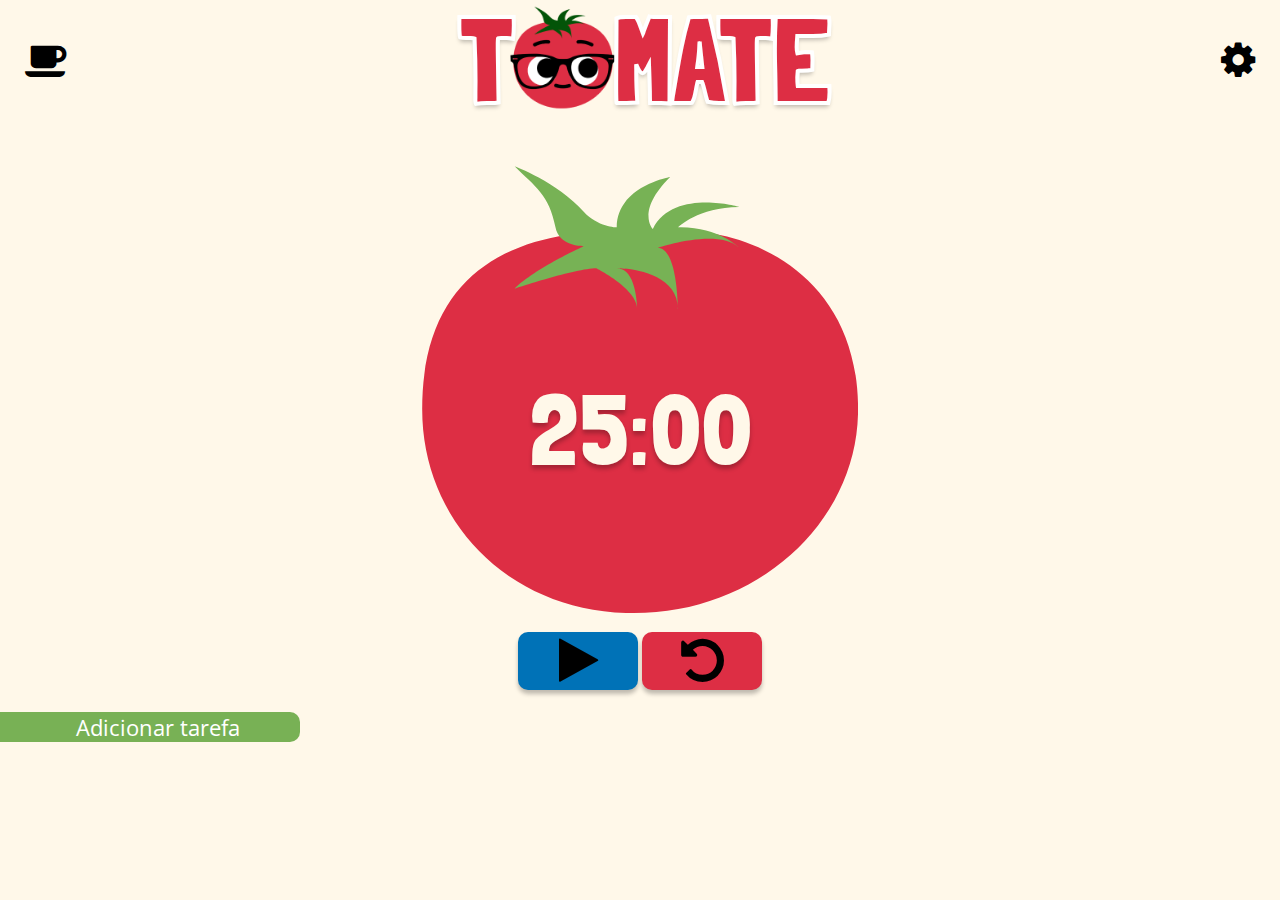
<file: src/index.html>
<!DOCTYPE html>
<html lang="pt-br">
<head>
    <meta charset="UTF-8">
    <meta http-equiv="X-UA-Compatible" content="IE=edge">
    <meta name="viewport" content="width=device-width, initial-scale=1.0">
    <!-- Font awesome -->
    <link rel="stylesheet" href="https://cdnjs.cloudflare.com/ajax/libs/font-awesome/4.7.0/css/font-awesome.min.css">
    <!-- Icone -->
    <link rel="icon" href="./style/img/icon.png" type="image/png">
    <!-- CSS Externo -->
    <link rel="stylesheet" href="./style/style.css">
    <title>Tomate</title>
</head>


<style>
    @import url('https://fonts.googleapis.com/css2?family=Londrina+Solid:wght@900&display=swap');
    @import url('https://fonts.googleapis.com/css2?family=Open+Sans:wght@600&display=swap');
</style>


<body>
    <header>
        <div>
            <ul class="dropdown-menu1">
                <li class="descanso-item">
                    <i class="fa fa-coffee" aria-hidden="true" style="font-size: 40px;"></i>
                    <ul class="dropdown-submenu1">
                        <li class="item-lista1"><a href="./respiracao.html" class="texto-submenu1" target="_blank">RESPIRAÇÃO</a></li>
                        <li class="item-lista1"><a href="./relaxamento.html" class="texto-submenu1" target="_blank">RELAXAMENTO</a></li>
                        <li class="item-lista1"><a href="./alongamento.html" class="texto-submenu1" target="_blank">ALONGAMENTO</a></li>
                        <li class="item-lista1"><a href="./motivacao.html" class="texto-submenu1" target="_blank">MOTIVAÇÃO</a></li>
                    </ul>
                </li>
            </ul>
        </div>
        <div id="titulo">
            <a href="/index.html" class="text-tomate">T</a>
            <a href="/index.html"><img src="./style/img/logo.png" alt="tomate" id="img-tomte"></a>
            <a href="/index.html" class="text-tomate">MATE</a>
        </div>
        <div>
            <i id="config_pomodoro" class="fa fa-cog" aria-hidden="true" onclick="modal_pomodoro()"></i>
        </div>
        <div id="modal_edit_pomodoro">
            <div class="edit-pomodoro-selects">
                <p>Tempo de tarefa</p>
                <select id="select_tarefa">
                    <option value="2">02:00</option> 
                    <option value="25" selected>25:00</option>
                    <option value="50">50:00</option>
                </select>    
            </div>
            <div class="edit-pomodoro-selects">
                <p> Tempo de intervalo</p>
                <select id="select_descanso">
                    <option value="1">01:00</option>
                    <option value="5" selected>05:00</option>
                    <option value="10">10:00</option>
                </select>    
            </div>
            <div id="conteiner_btn_apply_cancel">
                <div>
                    <button id="cancelar_mudancas" onclick="cancel()"><i class="fa fa-times" aria-hidden="true" style="width: 35px;"></i></button>
                </div>
                <div>
                    <button id="aplicar_mudancas" onclick="apply()"><i class="fa fa-check" aria-hidden="true"></i></button>
                </div>
            </div>
        </div>
    
    </header>
    <main>
        <div class="container">
            <audio src="./style/audio/intervalo.mp3"></audio>
            <div id="tomate_task"><img src="./style/img/timer.png" alt=""></div>
            <div id="tomate_break"><img src="./style/img/break.png" alt=""></div>
            <div id="tarefa">
                <p id="tarefa_minutos">25</p><p class="divisor">:</p><p id="tarefa_segundos">00</p>
            </div>
            <div id="botao_timer">
                <button id="iniciar" class="botoes" onclick="iniciar()"><i class="fa fa-play" aria-hidden="true"></i>
                </button>
                <button id="reset" class="botoes" onclick="reset_timer()"><i class="fa fa-undo" aria-hidden="true"></i>
                </button>        
            </div>
        </div>
        <div id="interacao-tarefas">
            <button type="button" id="button_add">Adicionar tarefa</button>
            <form id="form1">
            </form>
        </div>
    </main>

    <!-- JS Externo -->
    <script src="./js/script.js"></script>
</body>
</html>
</file>
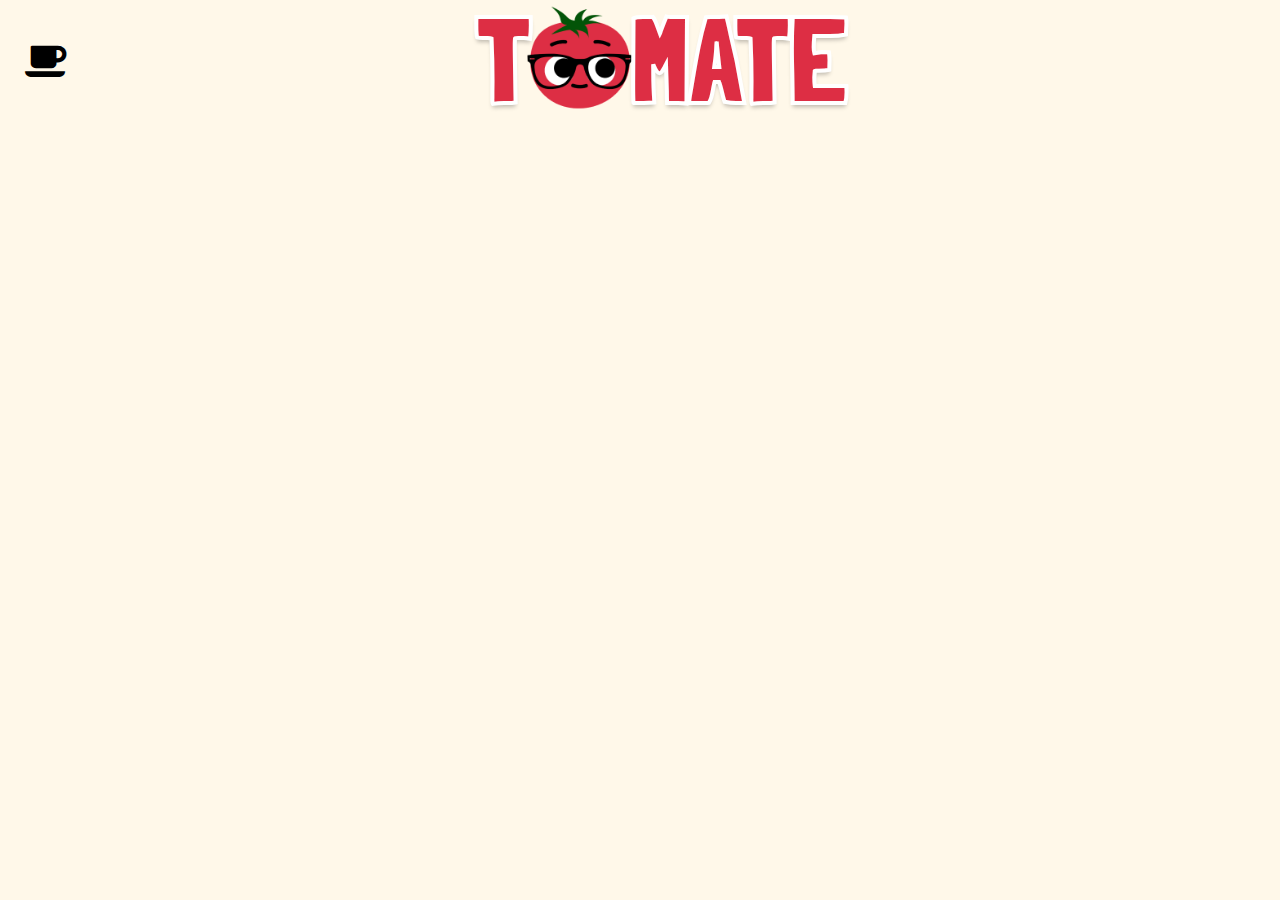
<file: src/alongamento.html>
<!DOCTYPE html>
<html lang="pt-br">
<head>
    <meta charset="UTF-8">
    <meta http-equiv="X-UA-Compatible" content="IE=edge">
    <meta name="viewport" content="width=device-width, initial-scale=1.0">
    <!-- Font awesome -->
    <link rel="stylesheet" href="https://cdnjs.cloudflare.com/ajax/libs/font-awesome/4.7.0/css/font-awesome.min.css">
    <!-- Icone -->
    <link rel="icon" href="./style/img/icon.png" type="image/png">
    <!-- CSS Externo -->
    <link rel="stylesheet" href="./style/style.css">
    <link rel="stylesheet" href="https://bootswatch.com/5/yeti/bootstrap.min.css">
    <title>Tomate</title>
</head>


<style>
    @import url('https://fonts.googleapis.com/css2?family=Londrina+Solid:wght@900&display=swap');
    @import url('https://fonts.googleapis.com/css2?family=Open+Sans:wght@600&display=swap');
</style>


<body>
    <header>
        <div>
            <ul class="dropdown-menu1">
                <li class="descanso-item">
                    <i class="fa fa-coffee" aria-hidden="true" style="font-size: 40px;"></i>
                    <ul class="dropdown-submenu1">
                        <li class="item-lista1"><a href="./respiracao.html" class="texto-submenu1" target="_blank">RESPIRAÇÃO</a></li>
                        <li class="item-lista1"><a href="./relaxamento.html" class="texto-submenu1" target="_blank">RELAXAMENTO</a></li>
                        <li class="item-lista1"><a href="./alongamento.html" class="texto-submenu1" target="_blank">ALONGAMENTO</a></li>
                        <li class="item-lista1"><a href="./motivacao.html" class="texto-submenu1" target="_blank">MOTIVAÇÃO</a></li>
                    </ul>
                </li>
            </ul>
        </div>
        <div id="titulo">
            <a href="/index.html" class="text-tomate">T</a>
            <a href="/index.html"><img src="./style/img/logo.png" alt="tomate" id="img-tomte"></a>
            <a href="/index.html" class="text-tomate">MATE</a>
        </div>
        <div>
        </div>       
    </header>
    <main>
        <div class="d-flex justify-content-center align-items-center" style="margin-top: 15em;">
            <iframe width="560" height="315" src="https://www.youtube.com/embed/e1vTsZVliJI" title="YouTube video player" frameborder="0" allow="accelerometer; autoplay; clipboard-write; encrypted-media; gyroscope; picture-in-picture" allowfullscreen></iframe>
        </div>
    </main>

    <!-- JS Externo -->
    <script src="./js/script.js"></script>
</body>
</html>
</file>
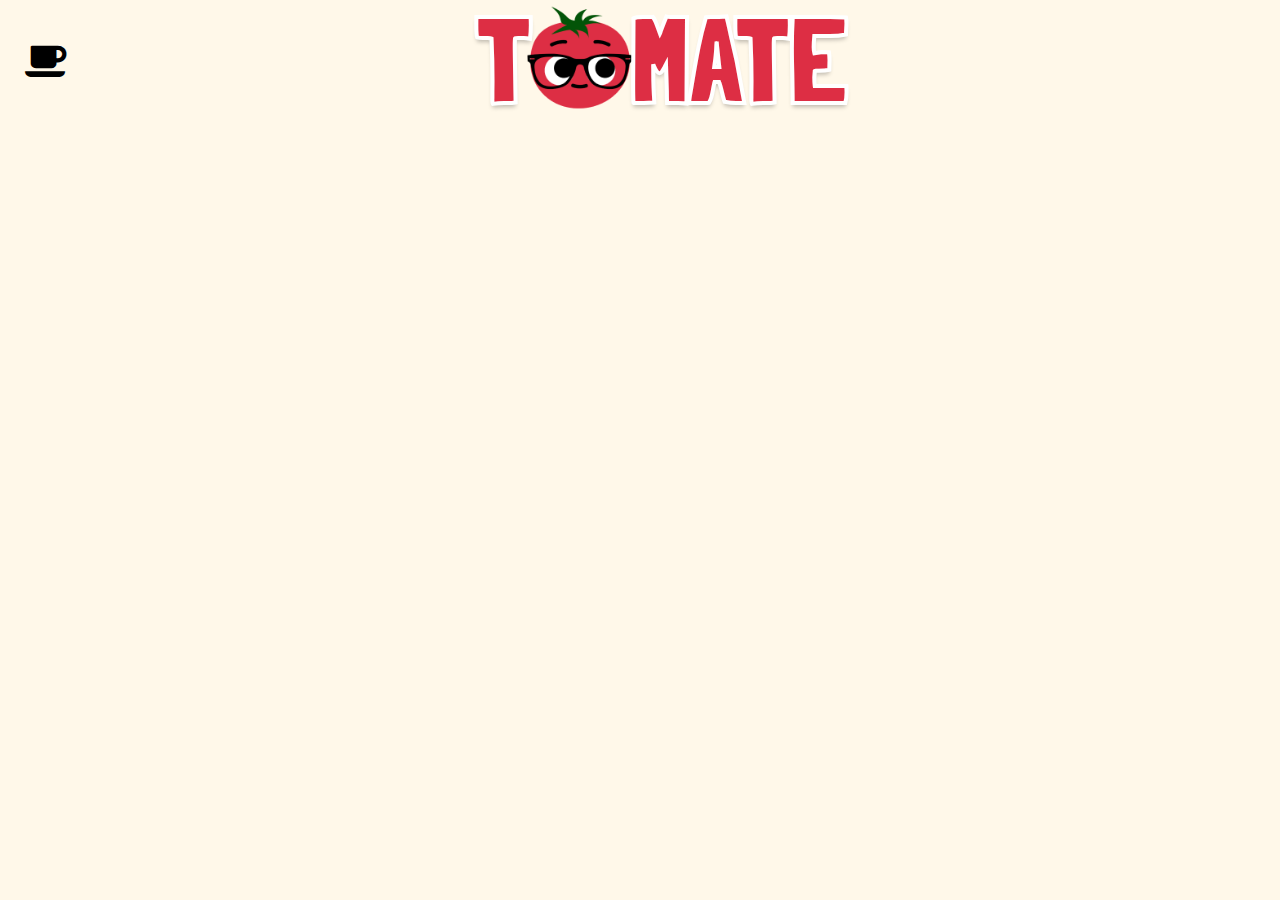
<file: src/motivacao.html>
<!DOCTYPE html>
<html lang="pt-br">
<head>
    <meta charset="UTF-8">
    <meta http-equiv="X-UA-Compatible" content="IE=edge">
    <meta name="viewport" content="width=device-width, initial-scale=1.0">
    <!-- Font awesome -->
    <link rel="stylesheet" href="https://cdnjs.cloudflare.com/ajax/libs/font-awesome/4.7.0/css/font-awesome.min.css">
    <!-- Icone -->
    <link rel="icon" href="./style/img/icon.png" type="image/png">
    <!-- CSS Externo -->
    <link rel="stylesheet" href="./style/style.css">
    <link rel="stylesheet" href="https://bootswatch.com/5/yeti/bootstrap.min.css">
    <title>Tomate</title>
</head>


<style>
    @import url('https://fonts.googleapis.com/css2?family=Londrina+Solid:wght@900&display=swap');
    @import url('https://fonts.googleapis.com/css2?family=Open+Sans:wght@600&display=swap');
</style>


<body>
    <header>
        <div>
            <ul class="dropdown-menu1">
                <li class="descanso-item">
                    <i class="fa fa-coffee" aria-hidden="true" style="font-size: 40px;"></i>
                    <ul class="dropdown-submenu1">
                        <li class="item-lista1"><a href="./respiracao.html" class="texto-submenu1" target="_blank">RESPIRAÇÃO</a></li>
                        <li class="item-lista1"><a href="./relaxamento.html" class="texto-submenu1" target="_blank">RELAXAMENTO</a></li>
                        <li class="item-lista1"><a href="./alongamento.html" class="texto-submenu1" target="_blank">ALONGAMENTO</a></li>
                        <li class="item-lista1"><a href="./motivacao.html" class="texto-submenu1" target="_blank">MOTIVAÇÃO</a></li>
                    </ul>
                </li>
            </ul>
        </div>
        <div id="titulo">
            <a href="/index.html" class="text-tomate">T</a>
            <a href="/index.html"><img src="./style/img/logo.png" alt="tomate" id="img-tomte"></a>
            <a href="/index.html" class="text-tomate">MATE</a>
        </div>
        <div>
        </div>    
    </header>
    <main>
        <div class="d-flex justify-content-center align-items-center" style="margin-top: 15em;">
            <iframe width="560" height="315" src="https://www.youtube.com/embed/rCWL60Hjp0Q?start=9" title="YouTube video player" frameborder="0" allow="accelerometer; autoplay; clipboard-write; encrypted-media; gyroscope; picture-in-picture" allowfullscreen></iframe>
        </div> 
    </main>

    <!-- JS Externo -->
    <script src="./js/script.js"></script>
</body>
</html>
</file>
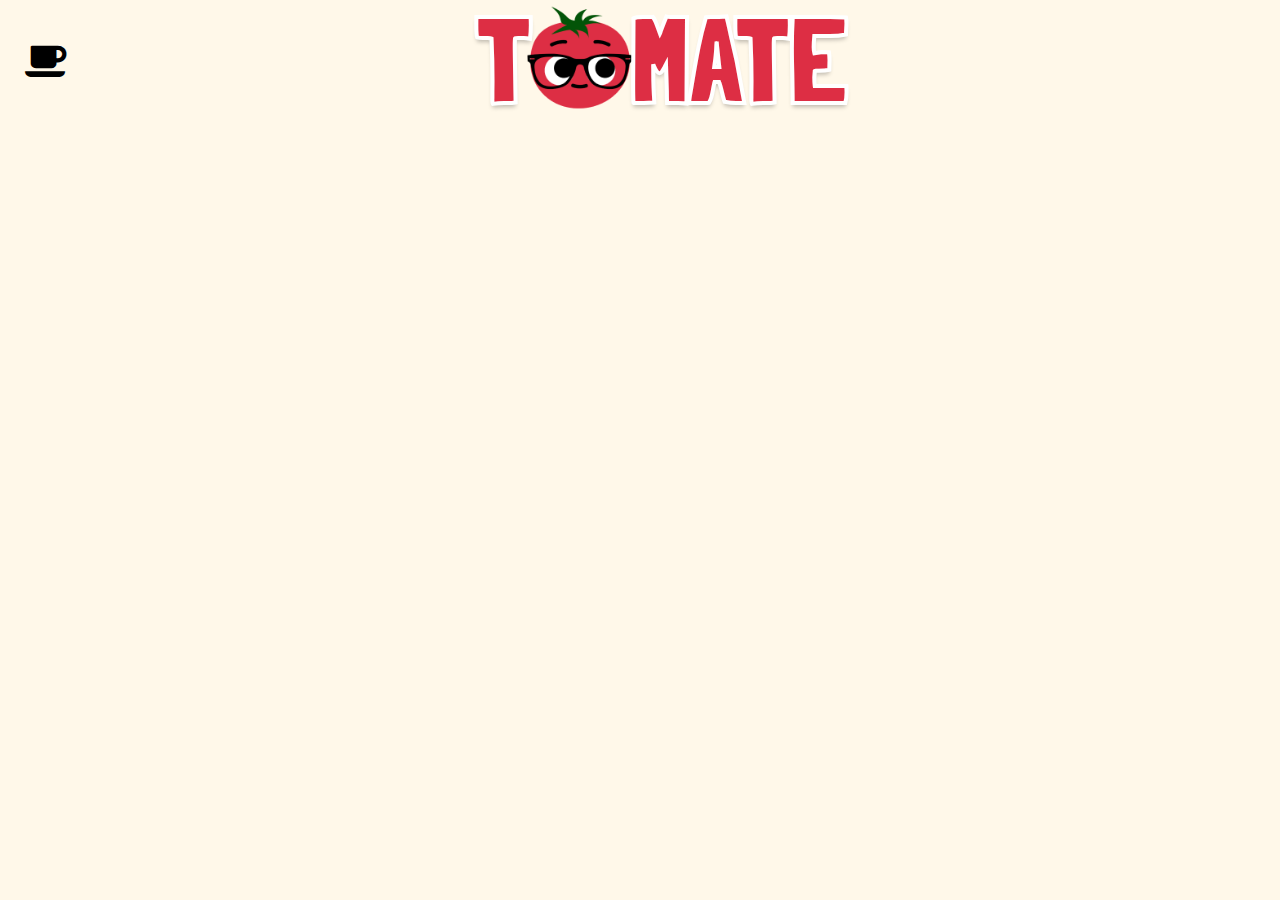
<file: src/relaxamento.html>
<!DOCTYPE html>
<html lang="pt-br">
<head>
    <meta charset="UTF-8">
    <meta http-equiv="X-UA-Compatible" content="IE=edge">
    <meta name="viewport" content="width=device-width, initial-scale=1.0">
    <!-- Font awesome -->
    <link rel="stylesheet" href="https://cdnjs.cloudflare.com/ajax/libs/font-awesome/4.7.0/css/font-awesome.min.css">
    <!-- Icone -->
    <link rel="icon" href="/style/img/icon.png" type="image/png">
    <!-- CSS Externo -->
    <link rel="stylesheet" href="./style/style.css">
    <link rel="stylesheet" href="https://bootswatch.com/5/yeti/bootstrap.min.css">
    <title>Tomate</title>
</head>


<style>
    @import url('https://fonts.googleapis.com/css2?family=Londrina+Solid:wght@900&display=swap');
    @import url('https://fonts.googleapis.com/css2?family=Open+Sans:wght@600&display=swap');
</style>


<body>
    <header>
        <div>
            <ul class="dropdown-menu1">
                <li class="descanso-item">
                    <i class="fa fa-coffee" aria-hidden="true" style="font-size: 40px;"></i>
                    <ul class="dropdown-submenu1">
                        <li class="item-lista1"><a href="./respiracao.html" class="texto-submenu1" target="_blank">RESPIRAÇÃO</a></li>
                        <li class="item-lista1"><a href="./relaxamento.html" class="texto-submenu1" target="_blank">RELAXAMENTO</a></li>
                        <li class="item-lista1"><a href="./alongamento.html" class="texto-submenu1" target="_blank">ALONGAMENTO</a></li>
                        <li class="item-lista1"><a href="./motivacao.html" class="texto-submenu1" target="_blank">MOTIVAÇÃO</a></li>
                    </ul>
                </li>
            </ul>
        </div>
        <div id="titulo">
            <a href="/index.html" class="text-tomate">T</a>
            <a href="/index.html"><img src="./style/img/logo.png" alt="tomate" id="img-tomte"></a>
            <a href="/index.html" class="text-tomate">MATE</a>
        </div>
        <div>
        </div>       
    </header>
    <main>
        <div class="d-flex justify-content-center align-items-center" style="margin-top: 15em;">
            <iframe width="560" height="315" src="https://www.youtube.com/embed/-3WiiK5Nr7s" title="YouTube video player" frameborder="0" allow="accelerometer; autoplay; clipboard-write; encrypted-media; gyroscope; picture-in-picture" allowfullscreen></iframe>
        </div>
    </main>

    <!-- JS Externo -->
    <script src="./js/script.js"></script>
</body>
</html>
</file>
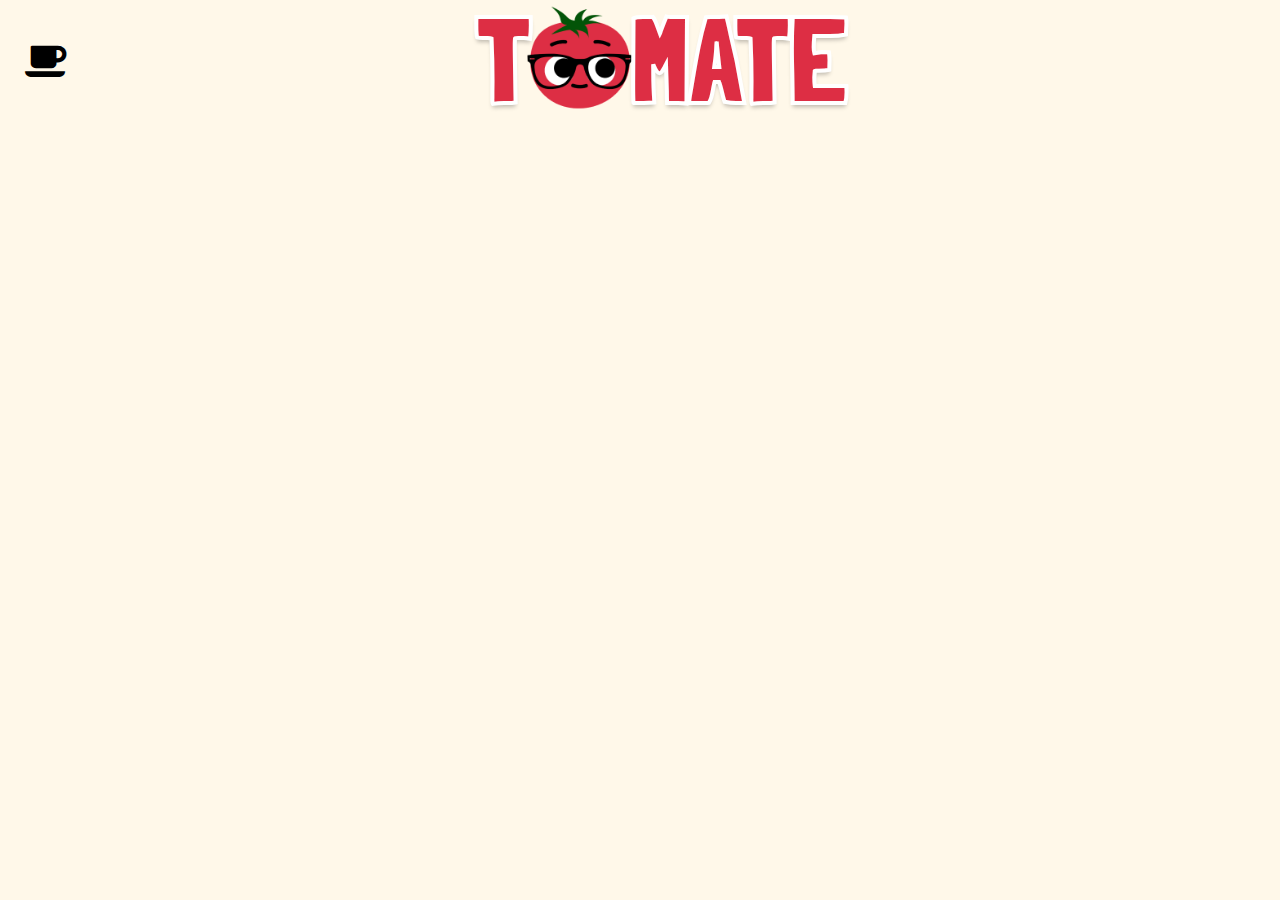
<file: src/respiracao.html>
<!DOCTYPE html>
<html lang="pt-br">
<head>
    <meta charset="UTF-8">
    <meta http-equiv="X-UA-Compatible" content="IE=edge">
    <meta name="viewport" content="width=device-width, initial-scale=1.0">
    <!-- Font awesome -->
    <link rel="stylesheet" href="https://cdnjs.cloudflare.com/ajax/libs/font-awesome/4.7.0/css/font-awesome.min.css">
    <!-- Icone -->
    <link rel="icon" href="./style/img/icon.png" type="image/png">
    <!-- CSS Externo -->
    <link rel="stylesheet" href="./style/style.css">
    <link rel="stylesheet" href="https://bootswatch.com/5/yeti/bootstrap.min.css">
    <title>Tomate</title>
</head>


<style>
    @import url('https://fonts.googleapis.com/css2?family=Londrina+Solid:wght@900&display=swap');
    @import url('https://fonts.googleapis.com/css2?family=Open+Sans:wght@600&display=swap');
</style>


<body>
    <header>
        <div>
            <ul class="dropdown-menu1">
                <li class="descanso-item">
                    <i class="fa fa-coffee" aria-hidden="true" style="font-size: 40px;"></i>
                    <ul class="dropdown-submenu1">
                        <li class="item-lista1"><a href="./respiracao.html" class="texto-submenu1" target="_blank">RESPIRAÇÃO</a></li>
                        <li class="item-lista1"><a href="./relaxamento.html" class="texto-submenu1" target="_blank">RELAXAMENTO</a></li>
                        <li class="item-lista1"><a href="./alongamento.html" class="texto-submenu1" target="_blank">ALONGAMENTO</a></li>
                        <li class="item-lista1"><a href="./motivacao.html" class="texto-submenu1" target="_blank">MOTIVAÇÃO</a></li>
                    </ul>
                </li>
            </ul>
        </div>
        <div id="titulo">
            <a href="/index.html" class="text-tomate">T</a>
            <a href="/index.html"><img src="./style/img/logo.png" alt="tomate" id="img-tomte"></a>
            <a href="/index.html" class="text-tomate">MATE</a>
        </div>
        <div>
            
        </div>
    </header>
    <main>
        <div class="d-flex justify-content-center align-items-center" style="margin-top: 15em;">
            <iframe width="560" height="315" src="https://www.youtube.com/embed/9Zg4RuLPQPc" title="YouTube video player" frameborder="0" allow="accelerometer; autoplay; clipboard-write; encrypted-media; gyroscope; picture-in-picture" allowfullscreen></iframe>
        </div> 
    </main>

    <!-- JS Externo -->
    <script src="./js/script.js"></script>
</body>
</html>
</file>
<file: src/style/style.css>
* {
    padding: 0;
    margin: 0;
    text-decoration: none;
    list-style: none;
    box-sizing: border-box;
}

:root {
    --cor-primaria: #467F34;
    --cor-secundaria: #DD2E44;
    --cor-terciaria: #0072B7;
    --cor-quartenaria: #78B155;
    --cor-de-fundo: #FFF8E9;
}

header {
    display: flex;
    justify-content: space-between;
    padding: 25px;
    align-items: center;
    width: 100vw;
    height: 120px;
}

body {
    background-color: var(--cor-de-fundo) !important;
}

::placeholder {
    font-size: 18px;
    color: rgb(158, 157, 157);
}

/*Timer*/
#tarefa {
    position: absolute;
    margin-top: 2.5em;
    display: flex;
    font-size: 100px;
    font-family: 'Londrina Solid', cursive;
    color: #FFF8E9;
    text-shadow: 0px 4px 4px rgba(0, 0, 0, 0.25);
}

.botoes {
    margin-top: -35px;
    font-size: 50px;
    width: 120px;
    border-radius: 10px;
    border: none;
}

#texto_timer {
    display: flex;
}

#iniciar {
    background-color: var(--cor-terciaria);
    cursor: pointer;
    box-shadow: 0px 4px 4px rgba(0, 0, 0, 0.25);
}

#reset {
    background-color: var(--cor-secundaria);
    cursor: pointer;
    box-shadow: 0px 4px 4px rgba(0, 0, 0, 0.25);
}

#iniciar:hover {
    background-color: #0a5481;
    cursor: pointer;
}

#reset:hover {
    background-color: #a72435;
    cursor: pointer;
}


.container {
    display: flex;
    flex-direction: column;
    align-items: center;
}

#tomate_task {
    display: block;
}

#tomate_break {
    display: none;
}

/*CAMPO DE INTERAÇÃO COM AS TAREFAS*/

/* Create a custom radio */
.input_tarefa {
    position: relative;
    top: 0;
    left: 0;
    background-color: #ccc;
    transition: 0.15s;
    padding-left: 20px;
    font-family: 'Open Sans', sans-serif;
    font-size: 15px;
    text-align: left;
    background-color: var(--cor-primaria);
    color: #FFFF;
    height: 40px;
    width: 200PX;
    border: none;
    border-radius: 0px 10px 10px 0px;
}

/* When the radio is checked, add a blue background */
input:checked~.input_tarefa {
    background-color: var(--cor-quartenaria);
    border-radius: 0px 25px 25px 0px;
    transition: 0.15s;
    height: 40px;
    width: 300px;
    font-size: 20px;
    -webkit-box-shadow: 2px 2px 9px 1px rgba(0,0,0,0.75);
    -moz-box-shadow: 2px 2px 9px 1px rgba(0,0,0,0.75);
    box-shadow: 2px 2px 9px 1px rgba(0,0,0,0.75); 
}

#button_add {
    border-radius: 10px;
    display: flex;
    justify-content: center;
    padding: 0;
    height: 30px;
    width: 300PX;
    font-size: 22px;
    background-color: var(--cor-quartenaria);
    border: none;
    border-radius: 0px 10px 10px 0px;
    color: #FFFF;
    font-family: 'Open Sans', sans-serif;
    text-align: left;
    padding-left: 15px;
    cursor: pointer;
    margin-top: 1em;
}

#button_add:hover {
    background-color: var(--cor-primaria);
    color: #FFFF;
}

/* Create the input_tarefa/indicator (hidden when not checked) */
.input_tarefa:after {
    content: "";
    position: absolute;
    display: none;
    left: 0.45em;
    top: 0.25em;
    width: 0.25em;
    height: 0.5em;
    border: solid white;
    border-width: 0 0.15em 0.15em 0;
    transform: rotate(45deg);
}

/* Show the input_tarefawhen checked */
input:checked~.input_tarefa:after {
    display: block;
}

#form1 div div{
    display: flex;
    flex-direction: row;
}

/*settings*/
#conteiner_btn_apply_cancel {
    justify-content: space-evenly !important;
}

#aplicar_mudancas,
#cancelar_mudancas {
    width: 50px;
}

.button_remove {
    background-color: var(--cor-secundaria);
    color: #FFFF;
    border: none;
    font-weight: bold;
    font-size: 20px;
    margin-left: 10px;
    border-radius: 10px;
    cursor: pointer;
    padding: 4px;
    min-width: 40px;
    height: 40px;
}

.button_remove:hover {
    cursor: pointer;
    background-color: #a72435;
}


.add_tarefa {
    display: flex;
    align-items: center;
    margin: 1% 70% 0px 0px
}

.img_tarefa {
    width: 40px;
    height: 40px;
}

/*HEADER*/

/*Titulo Central*/
#titulo {
    display: flex;
    flex-direction: row;
    align-items: center;

}

#img-tomte {
    width: 160px;
    margin: -30px;
}

.text-tomate {
    font-family: 'Londrina Solid', cursive !important;
    color: var(--cor-secundaria) !important;
    font-size: 120px !important;
    font-weight: 900 !important;
    text-shadow: 0px 4px 4px rgba(0, 0, 0, 0.25) !important;
    -webkit-text-stroke: 4px #FFFF !important;
    text-decoration: none !important;
}

/*Menu da esquerda*/
.dropdown-menu1 {
    padding: 0;
    display: flex;
    align-items: left;
    margin: 0;
    list-style-type: none;
    text-align: left;
}

.dropdown-menu1 .descanso-item {
    position: relative;
}

.texto-submenu1 {
    font-family: 'Open Sans', sans-serif;
    font-size: 18px;
    background-color: var(--cor-terciaria);
    box-shadow: 0px 8px 16px 0px rgba(0, 0, 0, 0.2);
    border-radius: 10px;
    color: white;
    text-align: center;
}

.descanso-item:hover .dropdown-submenu1 {
    display: flex;
    flex-direction: column;
    gap: 5px;
}

.dropdown-menu1 .descanso-item .texto-submenu1 {
    padding: 10px;
    text-decoration: none;
    display: flex;
}

.dropdown-menu1 .descanso-item .texto-submenu1:hover {
    /* efeito hover nos links do menu principal */
    text-align: left;
}

.dropdown-submenu1 .item-lista1 {
    right: 120px;
    top: 100%;
    width: 100%;
    font-size: 25px;
    flex-wrap: wrap;
}

.dropdown-submenu1 {
    display: none;
    position: absolute;
}

.dropdown-menu1 .descanso-item:hover .dropdown-submenu1 {
    display: flex;
}

/* Menu da direita */

#config_pomodoro {
    cursor: pointer;
    font-size: 40px;
}

#config_pomodoro:hover {
    cursor: pointer;
    font-size: 40px;
    color: rgb(70, 69, 69);
}


#modal_edit_pomodoro{
    width: 19em;
    height: 350px;
    background-color: var(--cor-terciaria);
    display: none;
    justify-content: space-between;
    flex-direction: column;
    padding: 2em;
    border-radius: 20px;
    color: #FFFF;
    font-family: 'Open Sans', sans-serif;
    font-size: 25px;
    position: absolute;
    top: 50%;
    left: 50%;
    transform: translate(-50%, -50%);
    z-index: 1;
    -webkit-box-shadow: 2px 2px 12px 6px rgba(0,0,0,0.75);
    -moz-box-shadow: 2px 2px 12px 6px rgba(0,0,0,0.75);
    box-shadow: 2px 2px 12px 6px rgba(0,0,0,0.75);
}

#modal_edit_pomodoro div{
    padding: 0.5rem;
}


.edit-pomodoro-selects p {
    font-size: 20px;
    color: #FFF8E9;
    align-content: center;
    gap: 10px;
}

#conteiner_btn_apply_cancel {
    display: flex;
    flex-direction: row;
    align-items: center;
    justify-content: space-between;
}

#select_tarefa {
    font-family: 'Open Sans';
    font-size: 20px;
    color: black;
}

#select_descanso {
    font-family: 'Open Sans';
    font-size: 20px;
    color: black;
}

#aplicar_mudancas {
    background: var(--cor-quartenaria);
    padding: 5px;
    border-radius: 50%;
    border: none;
    cursor: pointer;
    font-size: 35px;
    color: #FFFF;
    margin-top: 10%;
}

#aplicar_mudancas:hover {
    background: var(--cor-primaria);
    padding: 5px;
    border-radius: 50%;
    border: none;
    cursor: pointer;
    font-size: 35px;
    color: #FFFF;
}

#cancelar_mudancas {
    background: var(--cor-secundaria);
    padding: 5px;
    border-radius: 50%;
    border: none;
    cursor: pointer;
    font-size: 35px;
    color: #FFFF;
}

#cancelar_mudancas:hover {
    background-color: #a72435;
    padding: 5px;
    border-radius: 50%;
    border: none;
    cursor: pointer;
    font-size: 35px;
    color: #FFFF;
}

#edit-pomodoro-range {
    margin: 0;
}

#aplicar_mudancas,
#cancelar_mudancas {
    width: 50px;
}

@media only screen and (max-width: 576px) {
    div#tarefa {
        top: -0.2em;
    }

    div#tarefa p {
        font-size: 0.8em;
    }

    div#titulo a {
        display: none;
    }

    header {
        align-items: flex-start;
        height: 0;
    }

    div#tomate_task img,#tomate_break img {
        width: 400px;
    }

    /*settings*/
    #conteiner_btn_apply_cancel {
        justify-content: space-evenly !important;
    }

    #modal_edit_pomodoro{
        width: 13em;
    }

    #aplicar_mudancas,
    #cancelar_mudancas {
        width: 50px;
    }

    /*Videos*/
    iframe{
        width: 350px;
        height: 196.875px; 
    }

}
</file>
